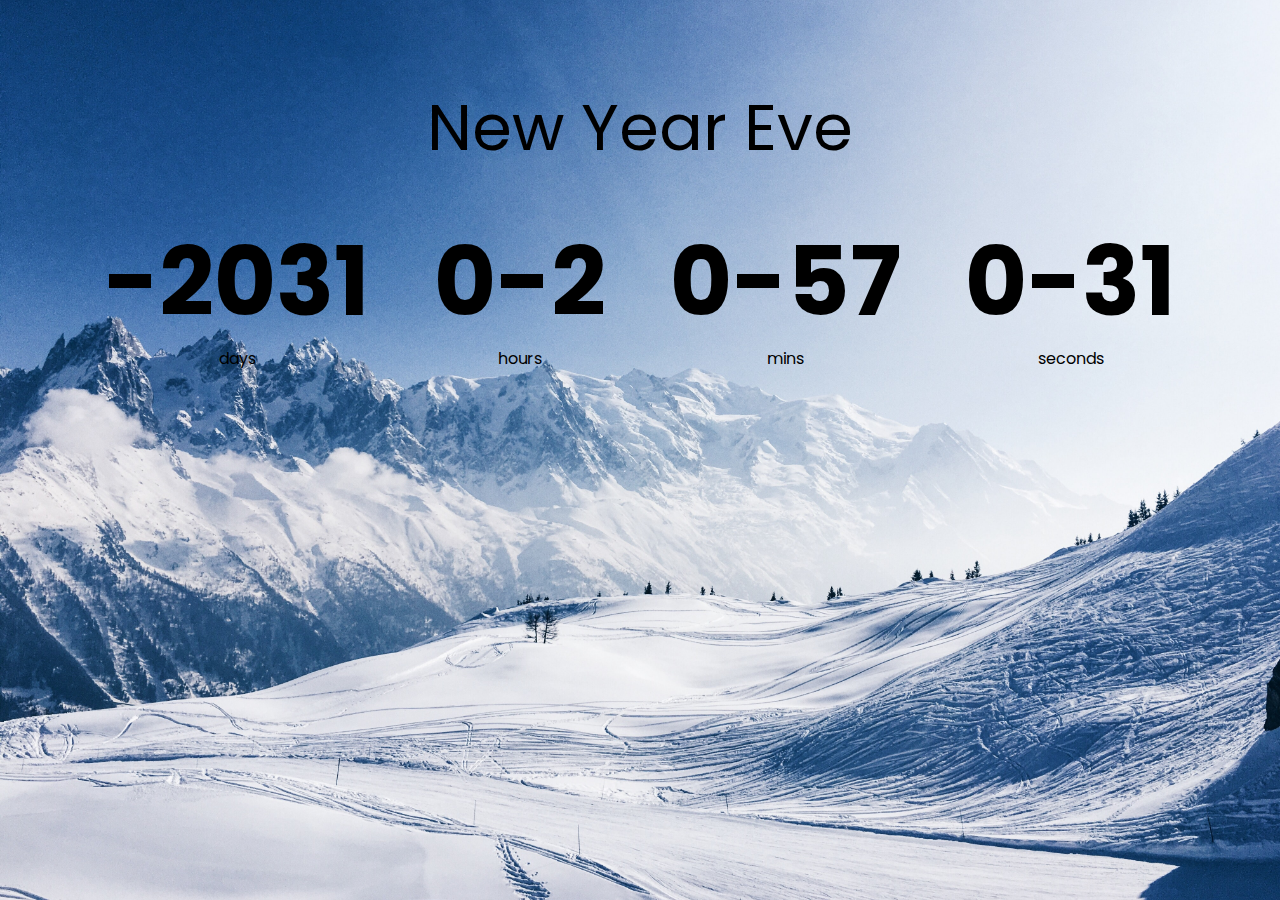
<file: countdown-timer/index.html>
<!DOCTYPE html>
<html lang="en">
<head>
    <meta charset="UTF-8">
    <meta name="viewport" content="width=device-width, initial-scale=1.0">
    <title>Countdown Timer</title>
    <link rel="stylesheet" href="styles.css"/>
    <script src="script.js" defer></script>
</head>
<body>
    <h1>New Year Eve</h1>

    <div class="countdown-container">
        <div class="countdown-el days-c">
            <p class="big-text" id="days">0</p>
            <span>days</span>
        </div>
        <div class="countdown-el hours-c">
            <p class="big-text" id="hours">0</p>
            <span>hours</span>
        </div>
        <div class="countdown-el minutes-c">
            <p class="big-text" id="mins">0</p>
            <span>mins</span>
        </div>
        <div class="countdown-el seconds-c">
            <p class="big-text" id="seconds">0</p>
            <span>seconds</span>
        </div>
    </div>
</body>
</html>
</file>
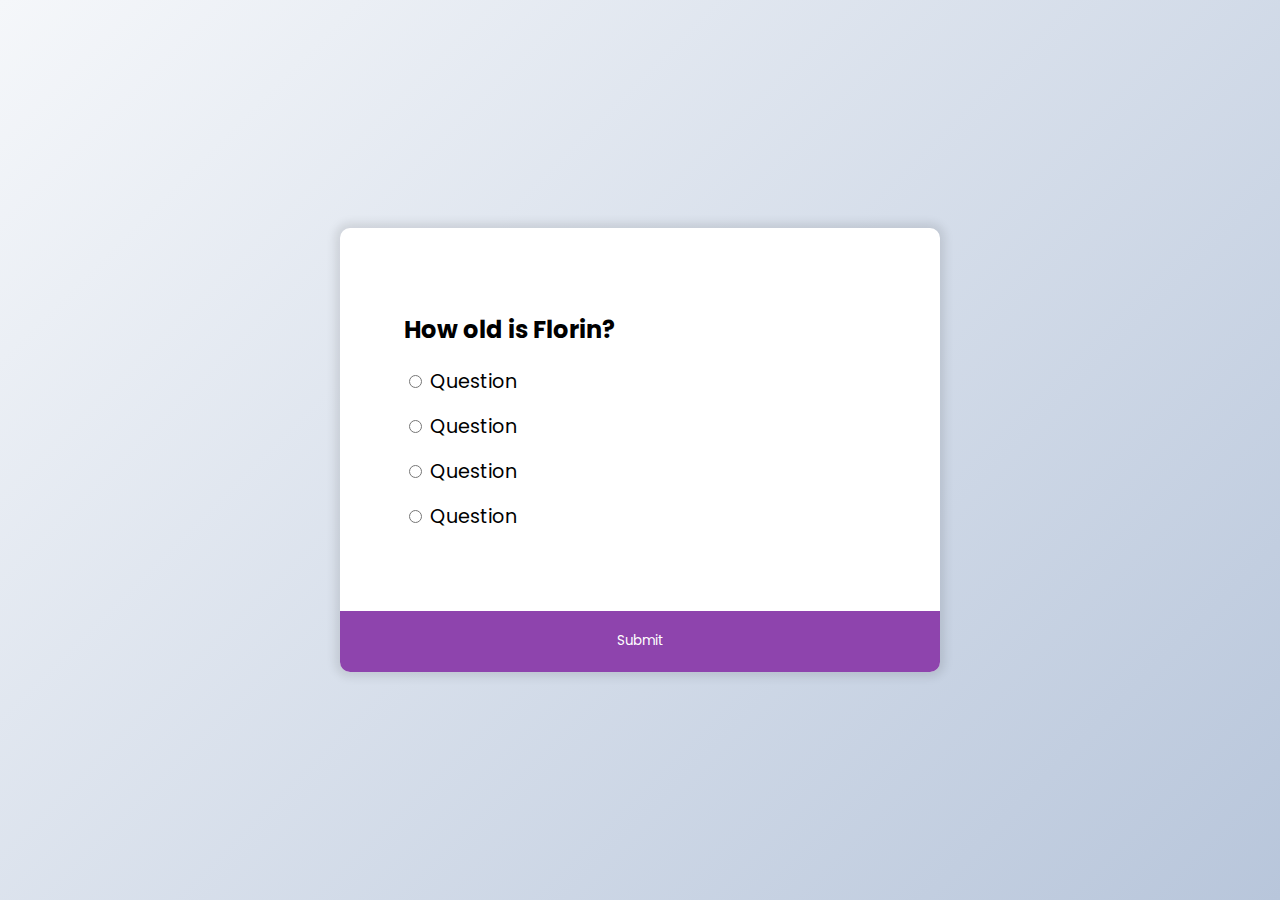
<file: quiz-app/index.html>
<!DOCTYPE html>
<html lang="en">
<head>
    <meta charset="UTF-8">
    <meta name="viewport" content="width=device-width, initial-scale=1.0">
    <title>Quiz App</title>
    <link rel="stylesheet" href="styles.css"/>
    <script src="script.js" defer></script>
</head>
<body>
    <div class="quiz-container">
        <div class="quiz-header">
            <h2 id="question">Question Text</h2>
                <ul>
                    <li>
                        <input type="radio" id="a" name="answer">
                        <label for="a_text">Question</label>
                    </li>
                    <li>
                        <input type="radio" id="b" name="answer">
                        <label for="b_text">Question</label>
                    </li>
                    <li>
                        <input type="radio" id="c" name="answer">
                        <label for="c_text">Question</label>
                    </li>
                    <li>
                        <input type="radio" id="d" name="answer">
                        <label for="d_text">Question</label>
                    </li>
                </ul>
        </div>
        <button>Submit</button>
    </div>
    
</body>
</html>
</file>
<file: countdown-timer/styles.css>
@import url('https://fonts.googleapis.com/css2?family=Poppins:wght@400;500;600&display=swap');

* {
    box-sizing: border-box;
}

body {
    background-image: url("./img/snow.jpg");
    background-size: cover;
    background-position: center center;
    display: flex;
    flex-direction: column;
    align-items: center;
    min-height: 100vh;
    font-family: "Poppins", sans-serif;
    margin: 0;
}

h1 {
    font-weight: normal;
    font-size: 4rem;
    margin-top: 5rem;
}

.countdown-container {
    display: flex;
    flex-wrap: wrap;
    justify-content: center;
}

.big-text {
    font-weight: bold;
    font-size: 6rem;
    line-height: 1;
    margin: 1rem 2rem;
}

.countdown-el {
    text-align: center;
}

.countdown-el span {
    font-size: 1.3ssrem;
}
</file>
<file: quiz-app/styles.css>
@import url('https://fonts.googleapis.com/css2?family=Poppins:wght@400;500;600&display=swap');

* {
    box-sizing: border-box;
}

body {
    background-color: #b8c6db;
    background-image: linear-gradient(315deg,#b8c6db 0%, #f5f7fa 100%);
    display: flex;
    align-items: center;
    justify-content: center;
    font-family: "Poppins", sans-serif;
    margin: 0;
    min-height: 100vh;
}

.quiz-container {
    background-color: #fff;
    border-radius: 10px;
    box-shadow: 0 0 10px 5px rgba(0, 0, 0, 0.1);
    overflow: hidden;
    width: 600px;
    max-width: 100%;
}

.quiz-header {
    padding: 4rem;
}

ul {
    list-style-type: none;
    padding: 0;
}

ul li {
    font-size: 1.2rem;
    margin: 1rem 0;
}

ul li label {
    cursor: pointer;
}

button {
    background-color: #8e44ad;
    border: none;
    color: white;
    display: block;
    font-family: inherit;
    width: 100%;
    padding: 1.3rem;
}

button:hover {
    background-color: #732d91;
}
</file>
